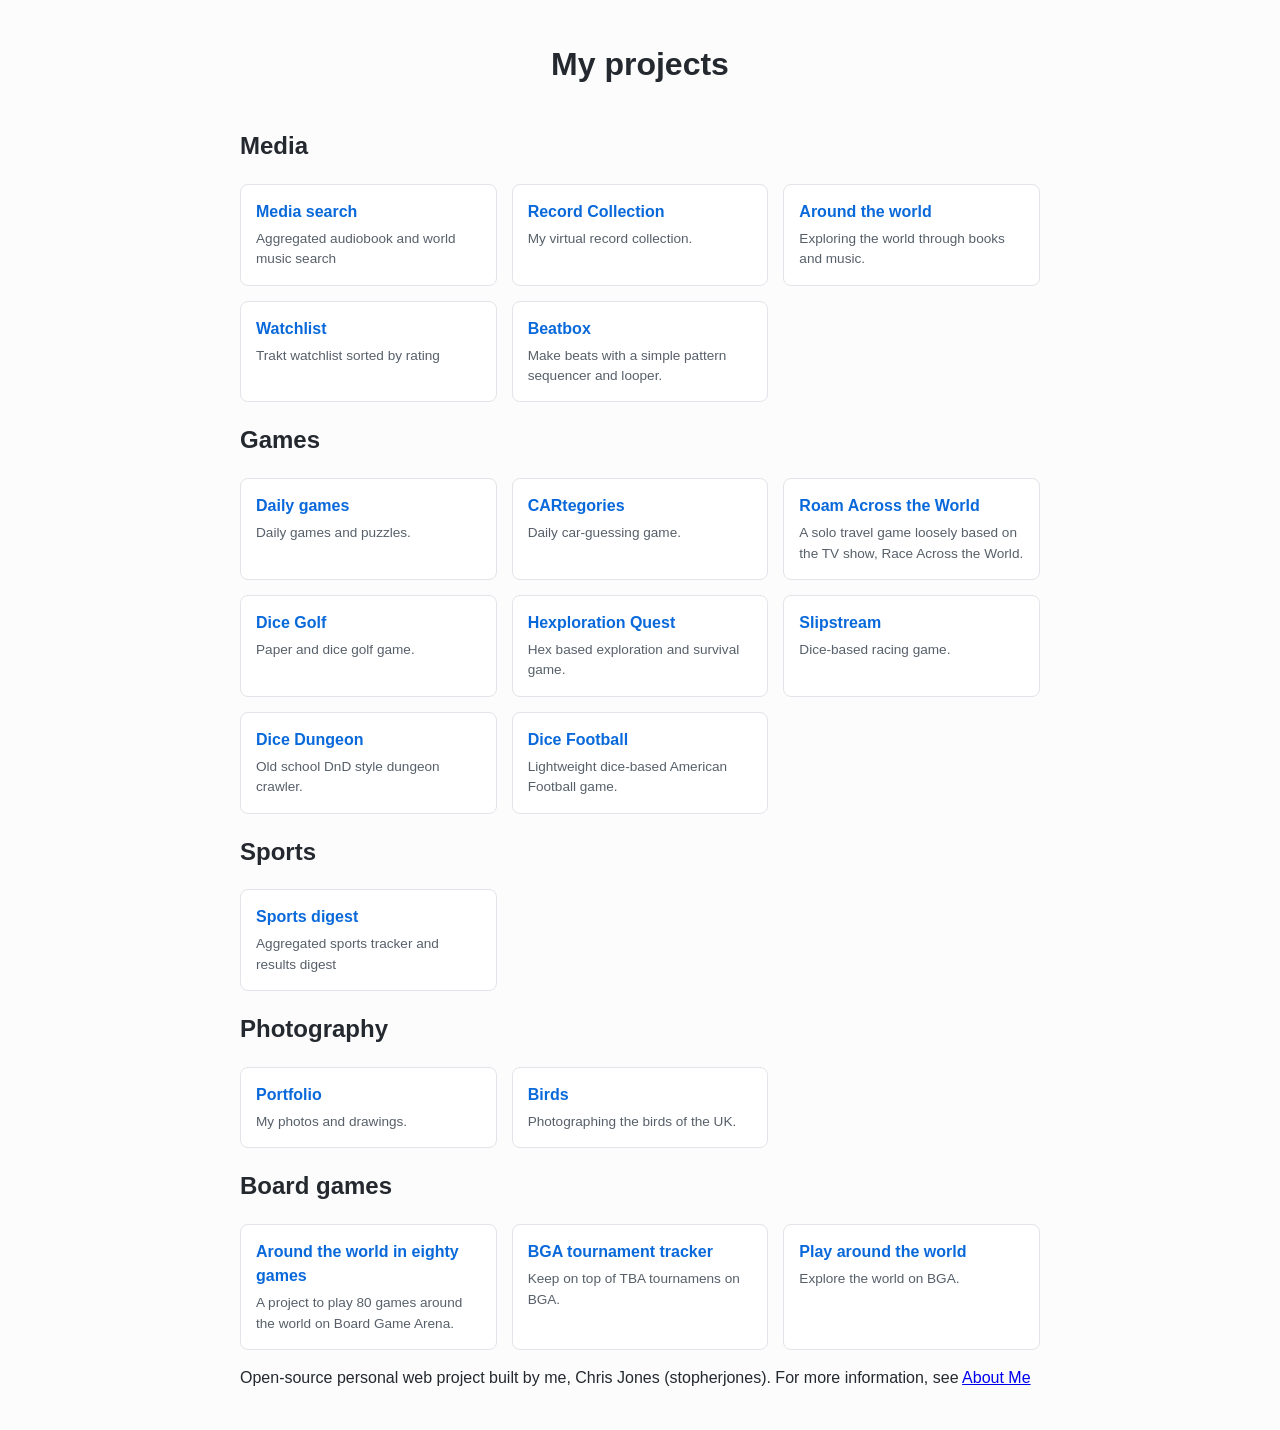
<file: index.html>
<!DOCTYPE html>
<html lang="en">

<head>
    <meta charset="UTF-8">
    <meta name="viewport" content="width=device-width, initial-scale=1.0">
    <title>Projects | stopherjones</title>
    <link rel="icon" href="favicon.jpg" type="image/jpg">
    <link rel="stylesheet" href="style.css">
    <meta name="google-site-verification" content="z9n0lhtaop9VH_-yYuA5LYSZueR5IFPOXtmz3ffvnMw" />
</head>

<body>
    <header>
        <h1>My projects</h1>
    </header>

    <main>
        <section class="section-group">
            <h2>Media</h2>
            <div class="grid">
                <a href="https://stopherjones.github.io/media-search/" class="card">
                    <h3>Media search</h3>
                    <p>Aggregated audiobook and world music search</p>
                </a>

                <a href="https://stopherjones.github.io/record-collection/" class="card">
                    <h3>Record Collection</h3>
                    <p>My virtual record collection.</p>
                </a>

                <a href="https://stopherjones.github.io/around-the-world/" class="card">
                    <h3>Around the world</h3>
                    <p>Exploring the world through books and music.</p>
                </a>

                <a href="https://stopherjones.github.io/watchlist/" class="card">
                    <h3>Watchlist</h3>
                    <p>Trakt watchlist sorted by rating</p>
                </a>

                <a href="https://stopherjones.github.io/beatbox/" class="card">
                    <h3>Beatbox</h3>
                    <p>Make beats with a simple pattern sequencer and looper.</p>
                </a>
            </div>
        </section>

        <section class="section-group">
            <h2>Games</h2>
            <div class="grid">
                <a href="https://stopherjones.github.io/daily-games/" class="card">
                    <h3>Daily games</h3>
                    <p>Daily games and puzzles.</p>
                </a>
                
                <a href="https://cartegories.netlify.app/" class="card">
                    <h3>CARtegories</h3>
                    <p>Daily car-guessing game.</p>
                </a>

                <a href="https://stopherjones.github.io/roam-across-the-world/" class="card">
                    <h3>Roam Across the World</h3>
                    <p>A solo travel game loosely based on the TV show, Race Across the World.</p>
                </a>

                <a href="https://stopherjones.github.io/dice-golf/" class="card">
                    <h3>Dice Golf</h3>
                    <p>Paper and dice golf game.</p>
                </a>

                 <a href="https://stopherjones.github.io/hexploration-quest/" class="card">
                    <h3>Hexploration Quest</h3>
                    <p>Hex based exploration and survival game.</p>
                 </a>

                <a href="https://stopherjones.github.io/slipstream/" class="card">
                    <h3>Slipstream</h3>
                    <p>Dice-based racing game.</p>
                </a>

                <a href="https://stopherjones.github.io/dice-dungeon/" class="card">
                    <h3>Dice Dungeon</h3>
                    <p>Old school DnD style dungeon crawler.</p>
                </a>

                <a href="https://stopherjones.github.io/dice-football/" class="card">
                    <h3>Dice Football</h3>
                    <p>Lightweight dice-based American Football game.</p>
                </a>
            </div>
        </section>

                <section class="section-group">
            <h2>Sports</h2>
            <div class="grid">
                <a href="https://stopherjones.github.io/sports-digest/" class="card">
                    <h3>Sports digest</h3>
                    <p>Aggregated sports tracker and results digest</p>
                </a>
            </div>
        </section>

        <section class="section-group">
            <h2>Photography</h2>
            <div class="grid">
                <a href="https://stopherjones.github.io/portfolio/" class="card">
                    <h3>Portfolio</h3>
                    <p>My photos and drawings.</p>
                </a>

                <a href="https://stopherjones.github.io/birds/" class="card">
                    <h3>Birds</h3>
                    <p>Photographing the birds of the UK.</p>
                </a>
            </div>
        </section>

        <section class="section-group">
            <h2>Board games</h2>
            <div class="grid">
                <a href="https://stopherjones.github.io/around-the-world-in-eighty-games/" class="card">
                    <h3>Around the world in eighty games</h3>
                    <p>A project to play 80 games around the world on Board Game Arena.</p>
                </a>

                <a href="https://stopherjones.github.io/BGA-tournaments/" class="card">
                    <h3>BGA tournament tracker</h3>
                    <p>Keep on top of TBA tournamens on BGA.</p>
                </a>

                <a href="https://stopherjones.github.io/play-around-the-world/" class="card">
                    <h3>Play around the world</h3>
                    <p>Explore the world on BGA.</p>
                </a>
            </div>
        </section>
    </main>

    <footer>
        <p>Open-source personal web project built by me, Chris Jones (stopherjones). For more information, see <a href="https://stopherjones.github.io/about.html">About Me</a></p>
    </footer>
</body>

</html>
</file>
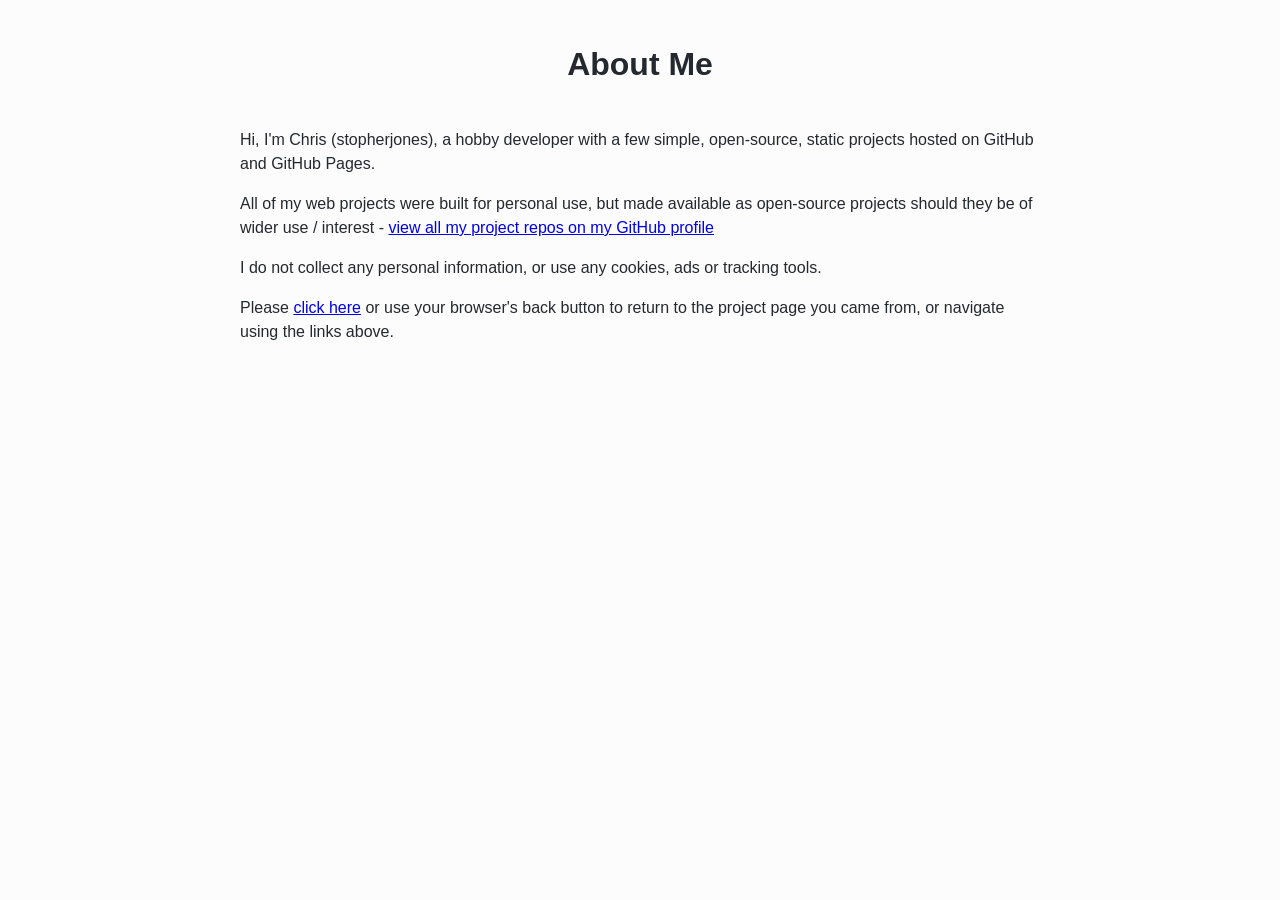
<file: about.html>
<!DOCTYPE html>
<html lang="en">
<head>
  <meta charset="UTF-8">
  <meta name="viewport" content="width=device-width, initial-scale=1.0, viewport-fit=cover">
  <meta name="description" content="About the personal projects of Chris Jones (stopherjones). Static, open-source, hosted on GitHub Pages.">
  <meta name="robots" content="index,follow">
  <title>About Me</title>
  
  <link rel="stylesheet" href="style.css">
</head>
<body class="page-about">

  <header class="about-container">
    <h1>About Me</h1>
  </header>

  <main class="about-container">
    <p>Hi, I'm Chris (stopherjones), a hobby developer with a few simple, open-source, static projects hosted on GitHub and GitHub Pages.</p>
        
    <p>All of my web projects were built for personal use, but made available as open-source projects should they be of wider use / interest - <a href="https://github.com/stopherjones" target="_blank" rel="noopener">view all my project repos on my GitHub profile</a></p>

    <p>I do not collect any personal information, or use any cookies, ads or tracking tools.</p>
    <p>Please <a href="https://stopherjones.github.io/" onclick="if (history.length > 1) { history.back(); return false; }" class="back-link">click here</a> or use your browser's back button to return to the project page you came from, or navigate using the links above.</p>
  </main>

</body>
</html>
</file>
<file: style.css>
/* Core Page Layout */
body {
    font-family: -apple-system, BlinkMacSystemFont, "Segoe UI", Roboto, sans-serif;
    line-height: 1.5;
    max-width: 800px;
    margin: 40px auto;
    padding: 0 20px;
    background-color: #fcfcfc;
    color: #24292f;
}

h1 { 
    text-align: center; 
    margin-bottom: 40px; 
}

p {
    margin-bottom: 16px;
    color: #24292f;
}

/* About Page List Layout (.badge-list) */
.badge-list {
    list-style: none;
    padding: 0;
    margin: 24px 0 32px 0;
}

.badge-list li {
    margin-bottom: 12px;
    font-size: 0.95rem;
    color: #57606a;
}

/* Text links using class="card" inside list items */
.badge-list .card {
    color: #0969da;
    text-decoration: none;
    border: none;
    padding: 0;
    background: transparent;
}

.badge-list .card:hover {
    text-decoration: underline;
}

/* Button Styling (.btn) */
.btn {
    display: inline-block;
    margin-top: 12px;
    padding: 8px 16px;
    background-color: #0969da;
    color: #ffffff;
    text-decoration: none;
    border-radius: 6px;
    font-weight: 500;
    font-size: 0.9rem;
    transition: background-color 0.2s;
}

.btn:hover {
    background-color: #0451a5;
    color: #ffffff;
}

/* Index Page Grid Layout (Preserved) */
.grid {
    display: grid;
    grid-template-columns: repeat(auto-fill, minmax(220px, 1fr));
    gap: 15px;
}

.grid .card {
    display: block;
    background: white;
    padding: 15px;
    border-radius: 8px;
    border: 1px solid #e1e4e8;
    text-decoration: none;
    color: #24292f;
    transition: border-color 0.2s;
}

.grid .card:hover {
    border-color: #0969da;
}

.grid .card h3 {
    margin: 0 0 5px 0;
    font-size: 1rem;
    color: #0969da;
}

.grid .card p {
    margin: 0;
    font-size: 0.85rem;
    color: #57606a;
}
</file>
